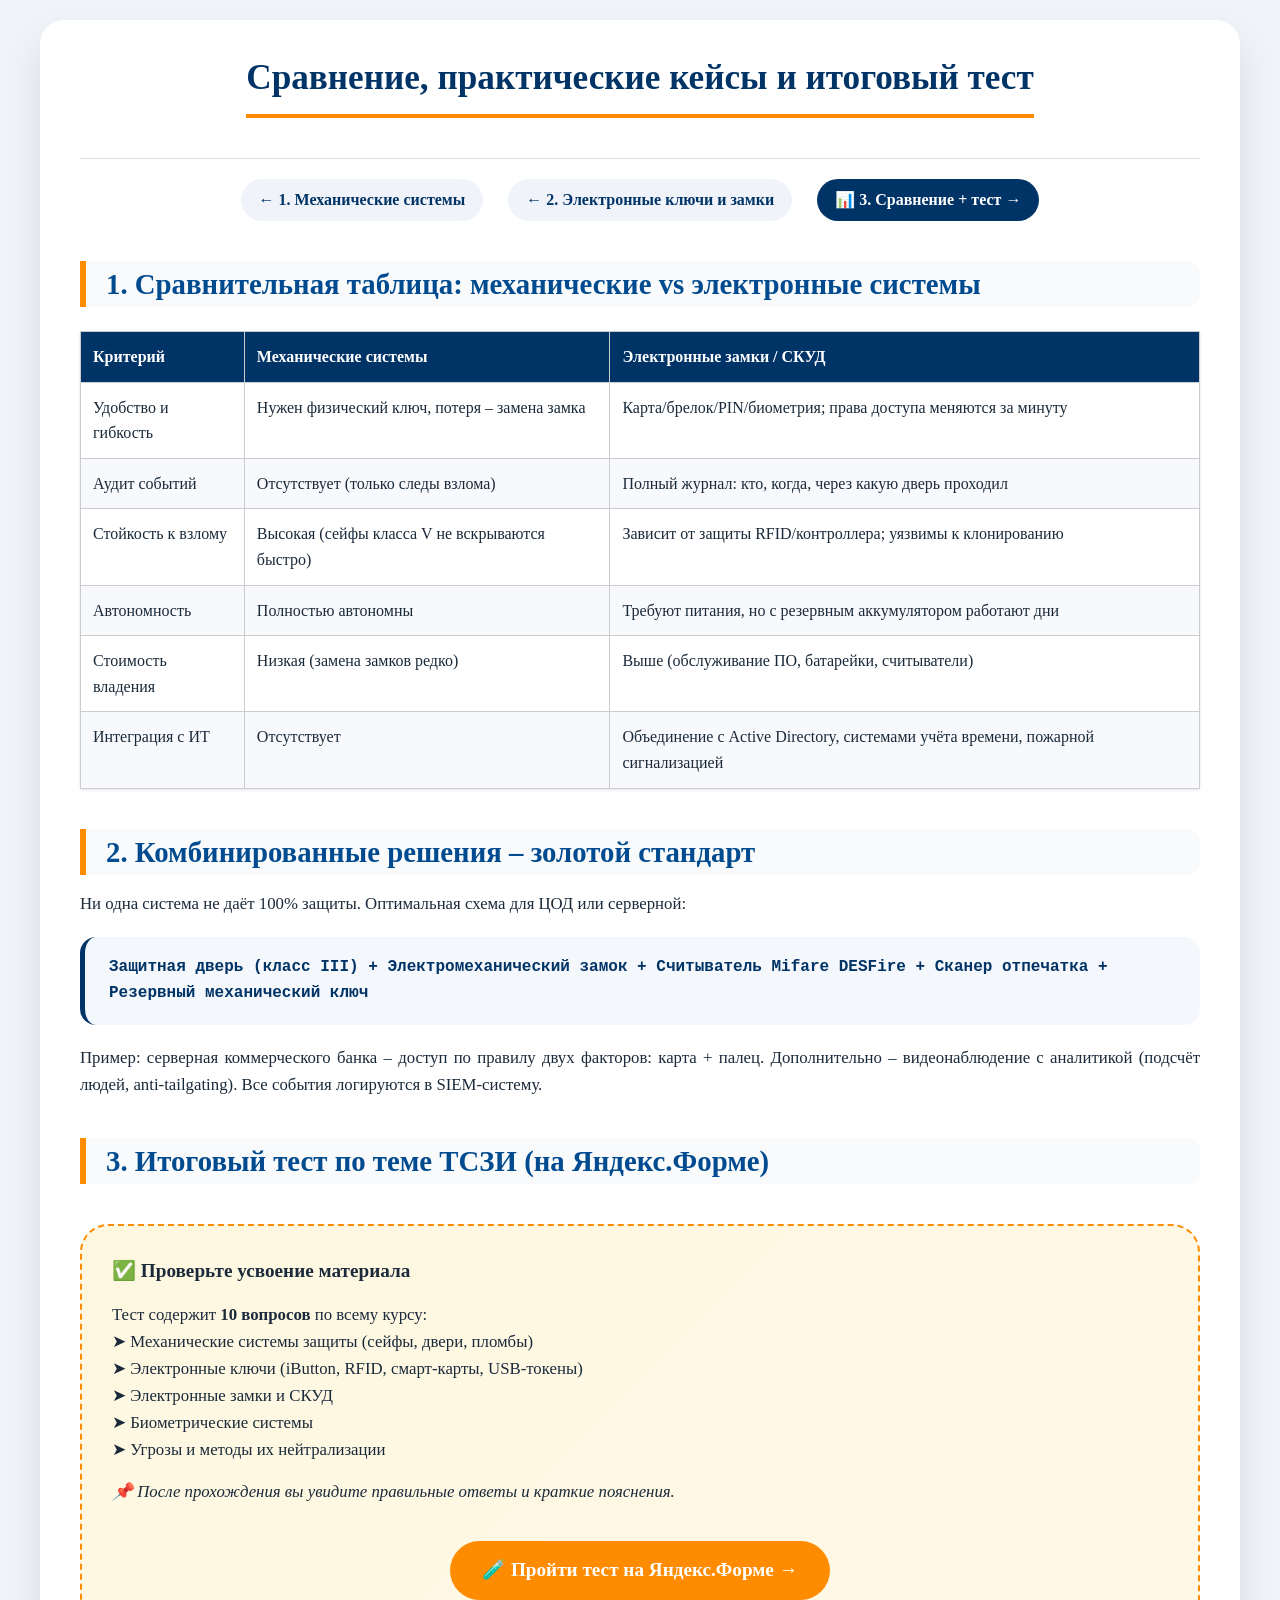
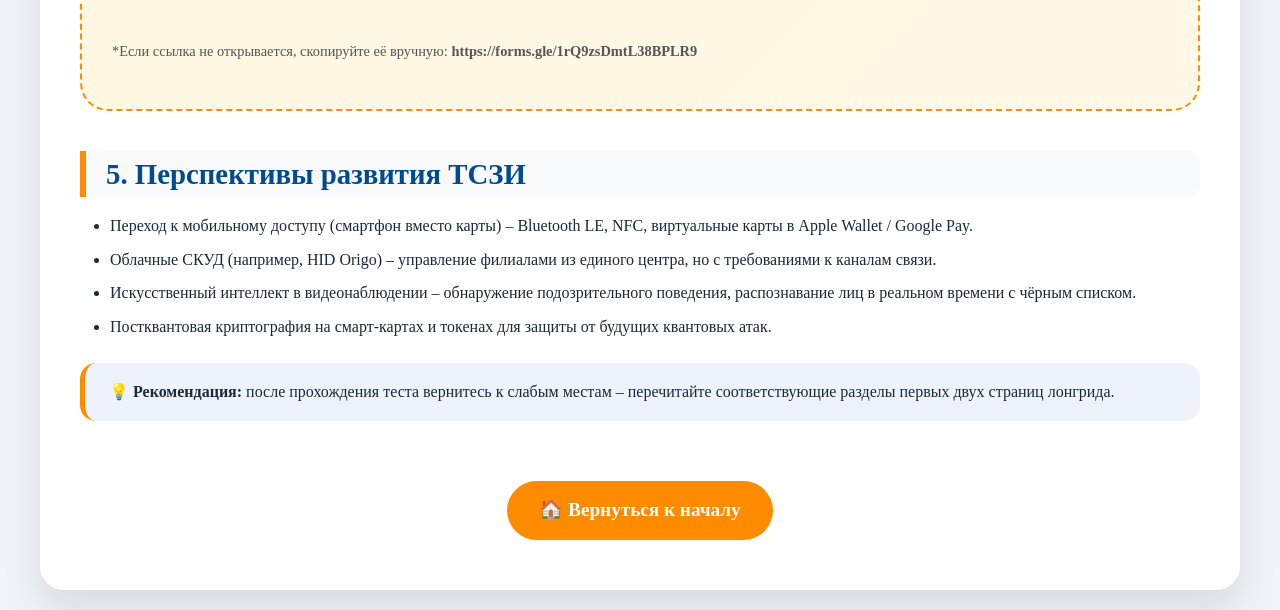
<file: compare.html>
<!doctype html>
<html lang="ru">
<head>
    <meta charset="UTF-8">
    <meta name="viewport" content="width=device-width, initial-scale=1.0">
    <title>ТСЗИ: Сравнение систем и тест в Яндекс.Форме</title>
    <link rel="stylesheet" href="style.css">
</head>
<body>
<div class="container">
    <div class="header">
        <h1>Сравнение, практические кейсы и итоговый тест</h1>
        <div class="nav-links">
            <a href="index.html">← 1. Механические системы</a>
            <a href="electronic.html">← 2. Электронные ключи и замки</a>
            <span class="current-page">📊 3. Сравнение + тест →</span>
        </div>
    </div>

    <h2>1. Сравнительная таблица: механические vs электронные системы</h2>
    <table>
        <thead><tr><th>Критерий</th><th>Механические системы</th><th>Электронные замки / СКУД</th></tr></thead>
        <tbody>
        <tr><td>Удобство и гибкость</td><td>Нужен физический ключ, потеря – замена замка</td><td>Карта/брелок/PIN/биометрия; права доступа меняются за минуту</td></tr>
        <tr><td>Аудит событий</td><td>Отсутствует (только следы взлома)</td><td>Полный журнал: кто, когда, через какую дверь проходил</td></tr>
        <tr><td>Стойкость к взлому</td><td>Высокая (сейфы класса V не вскрываются быстро)</td><td>Зависит от защиты RFID/контроллера; уязвимы к клонированию</td></tr>
        <tr><td>Автономность</td><td>Полностью автономны</td><td>Требуют питания, но с резервным аккумулятором работают дни</td></tr>
        <tr><td>Стоимость владения</td><td>Низкая (замена замков редко)</td><td>Выше (обслуживание ПО, батарейки, считыватели)</td></tr>
        <tr><td>Интеграция с ИТ</td><td>Отсутствует</td><td>Объединение с Active Directory, системами учёта времени, пожарной сигнализацией</td></tr>
        </tbody>
    </table>

    <h2>2. Комбинированные решения – золотой стандарт</h2>
    <p>Ни одна система не даёт 100% защиты. Оптимальная схема для ЦОД или серверной:</p>
    <div class="code-box">Защитная дверь (класс III) + Электромеханический замок + Считыватель Mifare DESFire + Сканер отпечатка + Резервный механический ключ</div>
    <p>Пример: серверная коммерческого банка – доступ по правилу двух факторов: карта + палец. Дополнительно – видеонаблюдение с аналитикой (подсчёт людей, anti‑tailgating). Все события логируются в SIEM-систему.</p>

    <h2>3. Итоговый тест по теме ТСЗИ (на Яндекс.Форме)</h2>
    <div class="test-container">
        <p style="font-size: 1.2rem; margin-bottom: 15px">
            <strong>✅ Проверьте усвоение материала</strong>
        </p>
        <p>
            Тест содержит <strong>10 вопросов</strong> по всему курсу:<br>
            ➤ Механические системы защиты (сейфы, двери, пломбы)<br>
            ➤ Электронные ключи (iButton, RFID, смарт-карты, USB-токены)<br>
            ➤ Электронные замки и СКУД<br>
            ➤ Биометрические системы<br>
            ➤ Угрозы и методы их нейтрализации
        </p>
        <p style="margin: 15px 0; font-style: italic;">
            📌 После прохождения вы увидите правильные ответы и краткие пояснения.
        </p>
        <a href="https://forms.gle/1rQ9zsDmtL38BPLR9" class="test-button" target="_blank">
            🧪 Пройти тест на Яндекс.Форме →
        </a>
        <p style="margin-top: 20px; font-size: 0.9rem; color: #555;">
            *Если ссылка не открывается, скопируйте её вручную: <strong>https://forms.gle/1rQ9zsDmtL38BPLR9</strong>
        </p>
    </div>

    <h2>5. Перспективы развития ТСЗИ</h2>
    <ul>
        <li>Переход к мобильному доступу (смартфон вместо карты) – Bluetooth LE, NFC, виртуальные карты в Apple Wallet / Google Pay.</li>
        <li>Облачные СКУД (например, HID Origo) – управление филиалами из единого центра, но с требованиями к каналам связи.</li>
        <li>Искусственный интеллект в видеонаблюдении – обнаружение подозрительного поведения, распознавание лиц в реальном времени с чёрным списком.</li>
        <li>Постквантовая криптография на смарт-картах и токенах для защиты от будущих квантовых атак.</li>
    </ul>
    <div class="info-box">
        💡 <strong>Рекомендация:</strong> после прохождения теста вернитесь к слабым местам – перечитайте соответствующие разделы первых двух страниц лонгрида.
    </div>

    <div class="footer-nav">
        <a href="index.html" class="next-button">🏠 Вернуться к началу</a>
    </div>
</div>
</body>
</html>
</file>
<file: style.css>
* {
    margin: 0;
    padding: 0;
    box-sizing: border-box;
}

body {
    font-family: 'Times New Roman', Georgia, serif;
    background-color: #f0f4f8;
    color: #1a2a3a;
    line-height: 1.6;
    padding: 20px;
}

.container {
    max-width: 1200px;
    margin: 0 auto;
    background: white;
    border-radius: 24px;
    box-shadow: 0 20px 40px rgba(0, 0, 0, 0.1);
    overflow: hidden;
    padding: 30px 40px;
}

h1 {
    font-size: 2.2rem;
    text-align: center;
    color: #003366;
    border-bottom: 4px solid #ff8c00;
    display: inline-block;
    width: auto;
    margin: 0 auto 20px;
    padding-bottom: 8px;
}

.header {
    text-align: center;
    margin-bottom: 40px;
}

.nav-links {
    margin: 20px 0 10px;
    display: flex;
    justify-content: center;
    gap: 25px;
    flex-wrap: wrap;
    border-top: 1px solid #ddd;
    padding-top: 20px;
}

.nav-links a {
    background: #f0f4fa;
    padding: 8px 18px;
    border-radius: 30px;
    font-weight: bold;
    text-decoration: none;
    color: #003366;
    transition: 0.2s;
}

.nav-links a:hover {
    background: #ff8c00;
    color: white;
}

.current-page {
    background: #003366;
    color: white;
    padding: 8px 18px;
    border-radius: 30px;
    font-weight: bold;
}

h2 {
    font-size: 1.8rem;
    margin-top: 40px;
    margin-bottom: 16px;
    color: #004b8f;
    border-left: 6px solid #ff8c00;
    padding-left: 20px;
    background-color: #f9fafc;
    border-radius: 0 12px 12px 0;
}

h3 {
    font-size: 1.4rem;
    margin-top: 25px;
    margin-bottom: 10px;
    color: #005a9c;
    border-bottom: 2px solid #e8edf5;
    padding-bottom: 6px;
}

p {
    margin-bottom: 16px;
    font-size: 1.05rem;
    text-align: justify;
}

ul, ol {
    margin-left: 30px;
    margin-bottom: 20px;
}

li {
    margin-bottom: 8px;
}

.info-box {
    background: #eef2fa;
    border-left: 5px solid #ff8c00;
    padding: 16px 24px;
    margin: 24px 0;
    border-radius: 16px;
}

.warning-box {
    background: #fff0f0;
    border-left: 5px solid #cc0000;
    padding: 16px 24px;
    margin: 24px 0;
    border-radius: 16px;
}

table {
    width: 100%;
    border-collapse: collapse;
    margin: 24px 0;
    background: #fff;
    box-shadow: 0 1px 3px rgba(0, 0, 0, 0.1);
}

th, td {
    border: 1px solid #ccc;
    padding: 12px;
    text-align: left;
    vertical-align: top;
}

th {
    background-color: #003366;
    color: white;
    font-weight: 600;
}

tr:nth-child(even) {
    background-color: #f8f9fc;
}

img {
    max-width: 100%;
    border-radius: 20px;
    margin: 20px 0;
    display: block;
    box-shadow: 0 6px 14px rgba(0, 0, 0, 0.1);
}

.video-placeholder {
    background: linear-gradient(135deg, #1e2a3a, #2c3e50);
    color: white;
    text-align: center;
    padding: 40px 20px;
    border-radius: 24px;
    margin: 24px 0;
    font-weight: bold;
}

a {
    color: #ff8c00;
    text-decoration: none;
    font-weight: bold;
}

a:hover {
    text-decoration: underline;
    color: #cc7000;
}

.test-button, .next-button {
    display: inline-block;
    background-color: #ff8c00;
    color: white;
    text-decoration: none;
    padding: 14px 32px;
    font-size: 1.2rem;
    font-weight: bold;
    border-radius: 50px;
    margin: 20px 0;
    transition: 0.2s;
    text-align: center;
}

.test-button:hover, .next-button:hover {
    background-color: #e07c00;
    transform: scale(1.02);
    text-decoration: none;
}

.test-container {
    text-align: center;
    background: linear-gradient(135deg, #fef7e0, #fff8e7);
    padding: 30px;
    border-radius: 28px;
    margin: 40px 0;
    border: 2px dashed #ff8c00;
}

.footer-nav {
    text-align: center;
    margin-top: 40px;
}

footer {
    margin-top: 50px;
    text-align: center;
    font-size: 0.85rem;
    color: #6c7a89;
    border-top: 1px solid #ddd;
    padding-top: 25px;
}

.code-box {
    background: #f4f7fb;
    border-left: 5px solid #003366;
    padding: 18px 24px;
    margin: 20px 0;
    border-radius: 16px;
    font-family: Consolas, monospace;
    font-size: 1rem;
    overflow-x: auto;
    font-weight: bold;
    color: #003366;
}

@media (max-width: 700px) {
    .container {
        padding: 18px;
    }
    h1 {
        font-size: 1.7rem;
    }
    h2 {
        font-size: 1.4rem;
    }
    th, td {
        padding: 8px;
        font-size: 0.9rem;
    }
    .nav-links {
        flex-direction: column;
        align-items: center;
        gap: 10px;
    }
}
</file>
